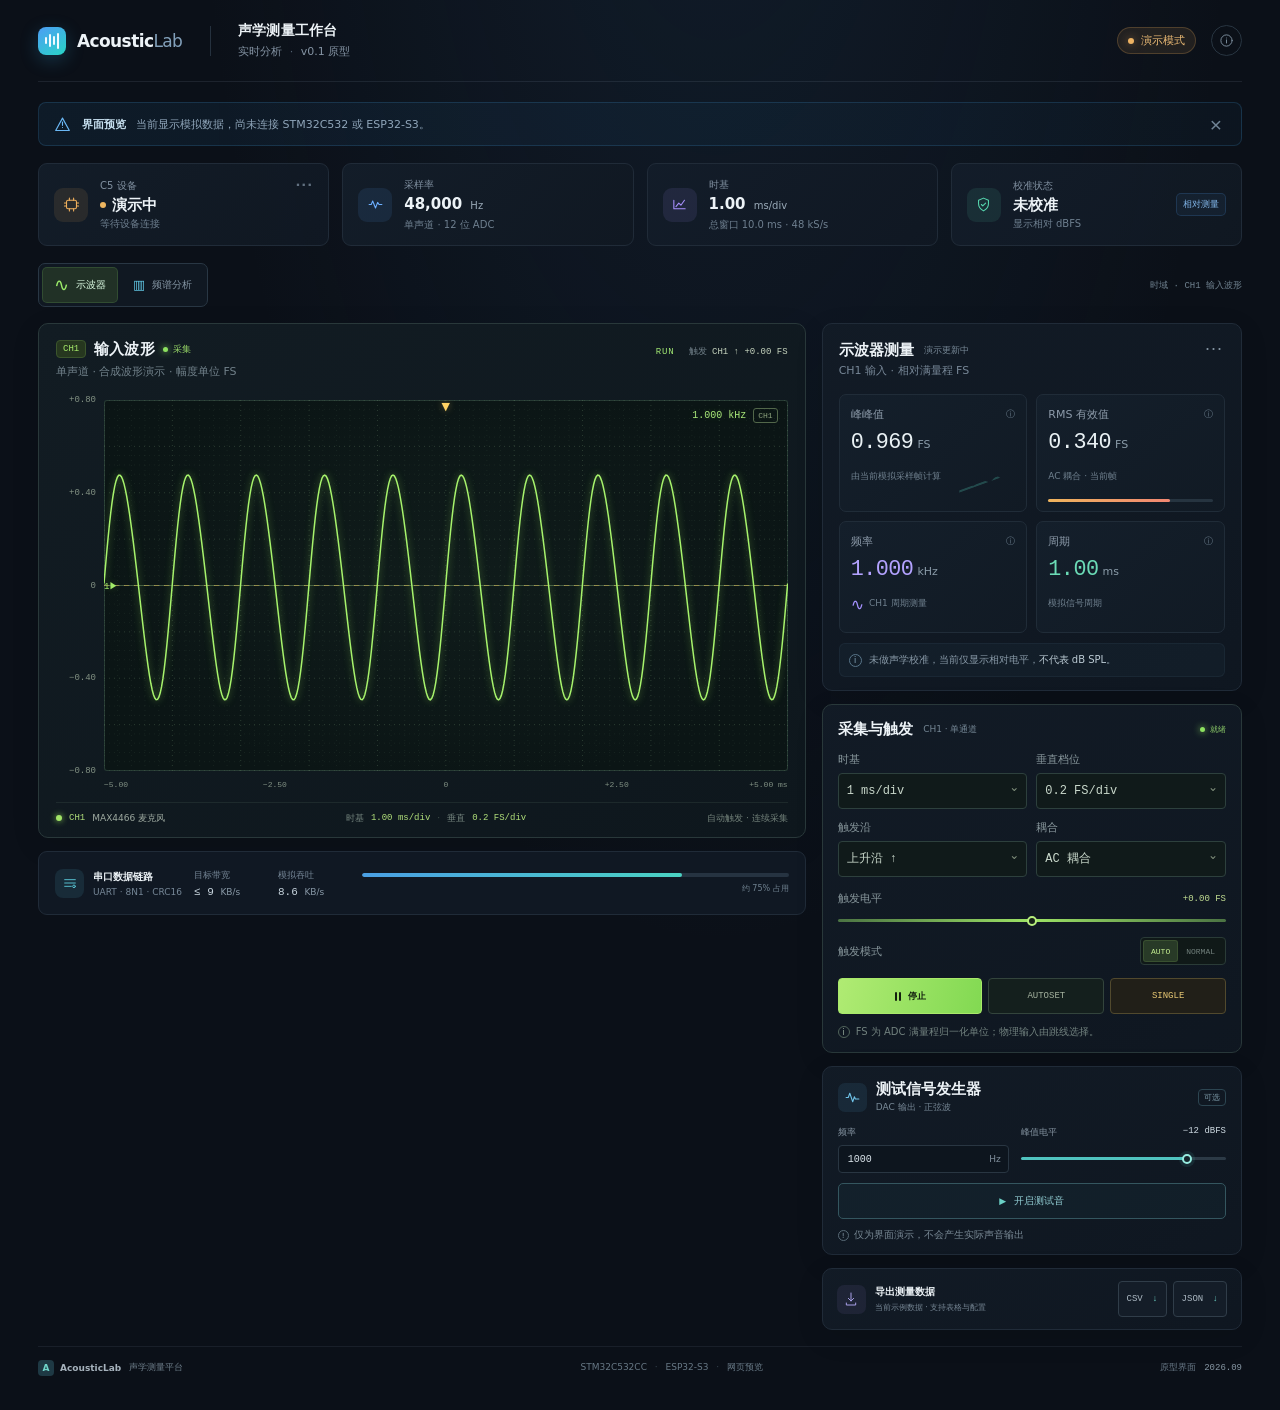
<file: acousticlab-preview/index.html>
<!doctype html>
<html lang="zh-CN">
<head>
  <meta charset="utf-8">
  <meta name="viewport" content="width=device-width, initial-scale=1">
  <meta name="theme-color" content="#0b1018">
  <title>AcousticLab · 声学测量工作台</title>
  <link rel="stylesheet" href="styles.css?v=20260927-qa1">
</head>
<body>
  <div class="app-shell">
    <header class="topbar">
      <a class="brand" href="#" aria-label="AcousticLab 首页">
        <span class="brand-mark" aria-hidden="true"><i></i><i></i><i></i><i></i></span>
        <span class="brand-name">Acoustic<span>Lab</span></span>
      </a>
      <div class="topbar-context">
        <span class="context-divider"></span>
        <div>
          <div class="page-title">声学测量工作台</div>
          <div class="page-subtitle">实时分析 <span>·</span> v0.1 原型</div>
        </div>
      </div>
      <div class="topbar-actions">
        <span class="demo-badge"><span class="badge-dot"></span>演示模式</span>
        <button class="icon-button" id="aboutButton" aria-label="关于演示模式" title="关于演示模式">
          <svg viewBox="0 0 24 24" aria-hidden="true"><circle cx="12" cy="12" r="9"></circle><path d="M12 11v5m0-8h.01"></path></svg>
        </button>
      </div>
    </header>

    <main>
      <section class="demo-note" aria-label="演示提示">
        <span class="note-icon" aria-hidden="true">
          <svg viewBox="0 0 20 20"><path d="M10 2.5 18 17H2z"></path><path d="M10 7v4m0 2.5h.01"></path></svg>
        </span>
        <p><strong>界面预览</strong><span>当前显示模拟数据，尚未连接 STM32C532 或 ESP32-S3。</span></p>
        <button class="note-close" id="dismissNote" aria-label="关闭提示">×</button>
      </section>

      <section class="status-grid" aria-label="设备状态">
        <article class="status-card device-status">
          <span class="status-icon amber-icon"><svg viewBox="0 0 24 24"><rect x="5" y="6" width="14" height="12" rx="2"></rect><path d="M9 3v3m6-3v3M9 18v3m6-3v3M2 10h3m14 0h3M2 14h3m14 0h3"></path></svg></span>
          <div class="status-copy"><span class="eyebrow">C5 设备</span><strong><span class="status-light"></span>演示中</strong><small>等待设备连接</small></div>
          <span class="status-chevron">···</span>
        </article>
        <article class="status-card">
          <span class="status-icon blue-icon"><svg viewBox="0 0 24 24"><path d="M3 12h3l2-5 4 10 3-8 2 3h4"></path></svg></span>
          <div class="status-copy"><span class="eyebrow">采样率</span><strong>48,000 <em>Hz</em></strong><small>单声道 · 12 位 ADC</small></div>
        </article>
        <article class="status-card">
          <span class="status-icon violet-icon"><svg viewBox="0 0 24 24"><path d="M4 18V6m0 12h16M7 15l4-5 3 3 5-7"></path></svg></span>
          <div class="status-copy"><span class="eyebrow" id="topScaleLabel">时基</span><strong><span id="topScaleValue">1.00</span> <em id="topScaleUnit">ms/div</em></strong><small id="topScaleHint">总窗口 10 ms · 48 kS/s</small></div>
        </article>
        <article class="status-card calibration-card">
          <span class="status-icon green-icon"><svg viewBox="0 0 24 24"><path d="M12 3 5 6v5c0 4.5 2.9 7.7 7 10 4.1-2.3 7-5.5 7-10V6z"></path><path d="M9 12l2 2 4-4"></path></svg></span>
          <div class="status-copy"><span class="eyebrow">校准状态</span><strong>未校准</strong><small>显示相对 dBFS</small></div>
          <span class="calibration-tag">相对测量</span>
        </article>
      </section>

      <div class="view-switch-row">
            <div class="view-tabs" role="tablist" aria-label="仪器视图">
              <button class="view-tab is-active" id="scopeTab" data-view="scope" role="tab" aria-selected="true"><span class="tab-wave-icon">∿</span>示波器</button>
              <button class="view-tab" id="spectrumTab" data-view="spectrum" role="tab" aria-selected="false"><span class="tab-spectrum-icon">▥</span>频谱分析</button>
            </div>
            <span class="view-hint" id="viewHint">时域 · CH1 输入波形</span>
      </div>
      <section class="workspace-grid">
        <div class="visual-column">
          <article class="panel scope-panel" id="scopePanel">
            <div class="scope-heading">
              <div><div class="scope-title-line"><span class="scope-channel-badge">CH1</span><h2>输入波形</h2><span class="scope-live"><i></i>采集</span></div><p>单声道 · 合成波形演示 · 幅度单位 FS</p></div>
              <div class="scope-top-readout"><span id="scopeAcqStatus">RUN</span><span>触发 <b id="scopeTriggerReadout">CH1 ↑ 0.00 FS</b></span></div>
            </div>
            <div class="scope-plot-layout">
              <div class="scope-y-axis" id="scopeYAxis" aria-hidden="true"></div>
              <div class="scope-screen">
                <canvas id="scopeCanvas" aria-label="示波器 CH1 模拟输入波形"></canvas>
                <div class="scope-trigger-marker" aria-hidden="true">▼</div>
                <div class="scope-channel-marker" aria-hidden="true">1▶</div>
                <div class="scope-corner-readout"><span id="scopeFreqOverlay">1.000 kHz</span><i>CH1</i></div>
              </div>
            </div>
            <div class="scope-time-axis" aria-hidden="true"><div></div><div id="scopeXAxis"></div></div>
            <div class="scope-screen-footer"><span><b class="scope-led"></b><strong>CH1</strong><i id="scopeInputText">MAX4466 麦克风</i></span><span><b>时基</b><strong id="scopeTimeReadout">1.00 ms/div</strong><em>·</em><b>垂直</b><strong id="scopeScaleReadout">0.2 FS/div</strong></span><span id="scopeAcquisitionLabel">自动触发</span></div>
          </article>

          <article class="panel spectrum-panel is-hidden" id="spectrumPanel">
            <div class="panel-heading">
              <div>
                <div class="heading-title-row"><h2 id="spectrumTitle">实时频谱</h2><span class="live-tag"><span></span><span id="spectrumModeTag">实时预览</span></span></div>
                <p class="panel-description" id="spectrumDescription">完整 FFT 分析 · 页面显示 256 点峰值包络</p>
              </div>
              <div class="chart-meta"><span class="legend-dot spectrum-dot"></span><span id="chartMetricName">幅度</span> <b id="chartUnit">dBFS</b><span class="meta-divider"></span><span id="chartRateLabel">更新</span> <b id="chartRateValue">10 Hz</b></div>
            </div>
            <div class="chart-wrap spectrum-wrap">
              <div class="y-axis-labels" id="spectrumYAxis" aria-hidden="true"></div>
              <div class="plot-frame">
                <canvas id="spectrumCanvas" aria-label="模拟实时频谱图"></canvas>
                <div class="chart-tooltip" id="spectrumTooltip"><span id="tooltipTitle">主峰</span><strong id="tooltipValue">1.00 kHz</strong><em id="tooltipLevel">−24.8 dBFS</em></div>
              </div>
            </div>
            <div class="spectrum-axis" aria-hidden="true"><div></div><div class="spectrum-x-plot" id="spectrumXAxis"></div></div>
            <div class="chart-footer"><span><span class="footer-dot"></span>输入：<b id="inputLabel">MAX4466 麦克风</b><i class="help-hint" title="这里仅记录物理跳线接法，不会自动切换输入。">i</i></span><span>窗口 <b id="windowStatus">42.67 ms</b> <span class="footer-separator">·</span> Hann 窗</span></div>
          </article>

          <article class="panel harmonics-panel is-hidden" id="harmonicsPanel" aria-labelledby="harmonicsTitle">
            <div class="panel-heading">
              <div><h2 id="harmonicsTitle">谐波分析 <span class="harmonics-demo">模拟结果</span></h2><p class="panel-description">基波及第 2～5 次谐波 · 相对基波幅度</p></div>
              <button class="export-button" id="harmonicsCsvButton" disabled>导出谐波 CSV ↓</button>
            </div>
            <div class="harmonics-summary">
              <div><span>总谐波失真 · THD</span><strong id="harmonicsThd">—</strong><small id="harmonicsThdDb">H2～H5 的幅度平方和开方 / H1</small></div>
              <div><span>基波频率</span><strong id="harmonicsFundamental">—</strong><small id="harmonicsStatus">等待稳定正弦</small></div>
            </div>
            <div class="harmonics-table-wrap">
              <table class="harmonics-table"><caption class="sr-only">H1 至 H5 的模拟谐波分析数据</caption><thead><tr><th scope="col">阶次</th><th scope="col">频率 / Hz</th><th scope="col">电平 / dBFS</th><th scope="col">相对 / dBc</th><th scope="col">幅度比</th></tr></thead><tbody id="harmonicsRows"><tr><td colspan="5">选择电气回环，查看稳定正弦的谐波示例。</td></tr></tbody></table>
            </div>
            <div class="harmonics-footer"><p id="harmonicsNote">THD 适用于稳定正弦；实时麦克风、扫频和衰减视图不输出 THD。</p><button class="button button-secondary" id="harmonicsDemoButton">查看回环示例</button></div>
          </article>

          <article class="panel waveform-panel is-hidden" id="waveformPanel">
            <div class="panel-heading compact-heading">
              <div><div class="heading-title-row"><h2 id="waveformTitle">波形包络</h2><span class="sample-tag">64 组 min / max</span></div><p class="panel-description" id="waveformDescription">最近一个采样块 · 约 10.67 ms</p></div>
              <div class="chart-meta"><span class="legend-dot waveform-dot"></span><span>归一化幅度</span></div>
            </div>
            <div class="waveform-wrap"><canvas id="waveformCanvas" aria-label="模拟波形包络图"></canvas><div class="wave-center-line"></div><span class="wave-y-label top">+1.0</span><span class="wave-y-label middle">0</span><span class="wave-y-label bottom">−1.0</span></div>
            <div class="wave-time-axis"><span>0 ms</span><span>2 ms</span><span>4 ms</span><span>6 ms</span><span>8 ms</span><span>10.67 ms</span></div>
          </article>

          <div class="stream-strip">
            <div class="stream-label"><span class="stream-icon"><svg viewBox="0 0 24 24"><path d="M4 7h16M4 12h16M4 17h10"></path><circle cx="18" cy="17" r="2"></circle></svg></span><div><strong>串口数据链路</strong><small>UART · 8N1 · CRC16</small></div></div>
            <div class="stream-stat"><small>目标带宽</small><strong>≤ 9 <em>KB/s</em></strong></div>
            <div class="stream-stat"><small>模拟吞吐</small><strong id="throughputValue">8.6 <em>KB/s</em></strong></div>
            <div class="stream-meter" aria-label="链路占用约 75%"><div><span></span></div><small>约 75% 占用</small></div>
          </div>
        </div>

        <aside class="control-column">
          <article class="panel levels-panel">
            <div class="panel-heading compact-heading">
              <div><div class="heading-title-row"><h2 id="readingsTitle">示波器读数</h2><span class="readings-time" id="readingsUpdate"><span class="measurement-pulse"></span>实时更新</span></div><p class="panel-description" id="readingsDescription">CH1 输入 · 相对满量程 FS</p></div>
              <button class="more-button" aria-label="测量读数说明" title="演示模式下为模拟测量值">···</button>
            </div>
            <div class="metrics-grid">
              <div class="metric-card metric-rms"><div class="metric-label" id="rmsLabel">RMS 电平 <span>ⓘ</span></div><div class="metric-value" id="rmsValue">−18.2<span>dBFS</span></div><div class="metric-foot" id="rmsFoot"><span class="trend-icon">↗</span>较上一窗口 <b>+0.4 dB</b></div><div class="metric-sparkline rms-spark" aria-hidden="true"></div></div>
              <div class="metric-card metric-peak"><div class="metric-label" id="peakLabel">Peak 峰值 <span>ⓘ</span></div><div class="metric-value" id="peakValue">−10.7<span>dBFS</span></div><div class="metric-foot" id="peakFoot"><span class="peak-indicator"></span>峰值保持 <b>2.4 s</b></div><div class="peak-bar"><span></span></div></div>
              <div class="metric-card metric-freq"><div class="metric-label" id="freqLabel">主频 <span>ⓘ</span></div><div class="metric-value" id="freqValue">1,002<span>Hz</span></div><div class="metric-foot" id="freqFoot"><span class="mini-wave">∿</span>完整 FFT 插值</div></div>
              <div class="metric-card metric-clip"><div class="metric-label" id="clipLabel">削顶样本 <span>ⓘ</span></div><div class="metric-value" id="clipValue">0<span>个</span></div><div class="metric-foot" id="clipFoot"><span class="ok-check">✓</span>输入范围正常</div></div>
            </div>
            <div class="measurement-caveat"><span class="caveat-icon">i</span><p>未做声学校准，当前仅显示相对电平，<b>不代表 dB SPL</b>。</p></div>
          </article>

          <article class="panel scope-controls-panel" id="scopeControlsPanel">
            <div class="panel-heading compact-heading scope-controls-heading"><div><div class="heading-title-row"><h2>采集与触发</h2><span class="control-caption">CH1 · 单通道</span></div></div><span class="scope-control-led"><i></i>就绪</span></div>
            <div class="scope-control-grid">
              <label class="scope-control-field"><span>时基 <small>TIME / DIV</small></span><span class="scope-select-wrap"><select id="timebaseSelect" aria-label="时基"> <option value="0.5">0.5 ms/div</option><option value="1" selected>1 ms/div</option><option value="2">2 ms/div</option><option value="5">5 ms/div</option><option value="10">10 ms/div</option></select><b>⌄</b></span></label>
              <label class="scope-control-field"><span>垂直档位 <small>CH1 / DIV</small></span><span class="scope-select-wrap"><select id="verticalScaleSelect" aria-label="CH1 垂直档位"><option value="0.1">0.1 FS/div</option><option value="0.2" selected>0.2 FS/div</option><option value="0.5">0.5 FS/div</option><option value="1">1.0 FS/div</option></select><b>⌄</b></span></label>
              <label class="scope-control-field"><span>触发沿 <small>EDGE</small></span><span class="scope-select-wrap"><select id="triggerSlopeSelect" aria-label="触发沿"><option value="rising">上升沿 ↑</option><option value="falling">下降沿 ↓</option></select><b>⌄</b></span></label>
              <label class="scope-control-field"><span>耦合 <small>COUPLING</small></span><span class="scope-select-wrap"><select id="couplingSelect" aria-label="输入耦合"><option value="ac" selected>AC 耦合</option><option value="dc">DC 耦合</option></select><b>⌄</b></span></label>
            </div>
            <div class="trigger-level-row"><label for="triggerLevel">触发电平 <b id="triggerLevelValue">0.00 FS</b></label><input id="triggerLevel" type="range" min="-0.6" max="0.6" step="0.01" value="0" aria-label="触发电平"></div>
            <div class="trigger-mode-row"><span>触发模式</span><div class="scope-segmented" role="group" aria-label="触发模式"><button class="is-selected" data-trigger-mode="auto">AUTO</button><button data-trigger-mode="normal">NORMAL</button></div></div>
            <div class="scope-button-row"><button class="scope-run-button" id="scopeRunButton"><span class="run-pause-icon"><i></i><i></i></span><span id="scopeRunText">停止</span></button><button class="scope-secondary-button" id="scopeAutoButton">AUTOSET</button><button class="scope-single-button" id="scopeSingleButton">SINGLE</button></div>
            <p class="scope-control-note"><span>i</span>FS 为 ADC 满量程归一化单位；物理输入由跳线选择。</p>
          </article>

          <article class="panel controls-panel is-hidden" id="spectrumControlsPanel">
            <div class="panel-heading compact-heading controls-heading"><div><div class="heading-title-row"><h2>分析控制</h2><span class="idle-pill" id="analysisState"><span></span>运行中</span></div></div><span class="control-caption">模拟交互</span></div>
            <label class="field-label" for="modeSelect">测量模式</label>
            <div class="select-wrap"><select id="modeSelect"><option value="rta">实时频谱分析</option><option value="loop">电气回环</option><option value="sweep">逐点扫频 · 预览</option><option value="decay">衰减测量 · 预览</option></select><svg viewBox="0 0 16 16"><path d="m4 6 4 4 4-4"></path></svg></div>
            <div class="control-row">
              <label class="field-label" for="fftSelect">FFT 长度</label>
              <div class="select-wrap short-select"><select id="fftSelect"><option value="2048">2,048 点</option><option value="4096">4,096 点</option></select><svg viewBox="0 0 16 16"><path d="m4 6 4 4 4-4"></path></svg></div>
            </div>
            <div class="button-row"><button class="button button-primary" id="analysisButton"><span class="button-pause" id="analysisButtonIcon"><i></i><i></i></span><span id="analysisButtonText">暂停绘图</span></button><button class="button button-secondary" id="resetButton" title="重置演示图表"><svg viewBox="0 0 20 20"><path d="M4 5v4h4M5.3 8A6 6 0 1 1 5 12"></path></svg><span>重置</span></button></div>
          </article>

          <article class="panel generator-panel">
            <div class="generator-heading"><div class="generator-icon"><svg viewBox="0 0 24 24"><path d="M3 12h3l2.2-6 4.1 12 2.4-7 1.4 3H21"></path></svg></div><div><h2>测试信号发生器</h2><p>DAC 输出 · 正弦波</p></div><span class="optional-tag">可选</span></div>
            <div class="generator-controls">
              <label class="generator-field"><span>频率</span><span class="input-with-unit"><input id="toneFrequency" type="number" min="20" max="20000" value="1000" aria-label="测试音频率"><em>Hz</em></span></label>
              <label class="generator-field"><span>峰值电平 <b id="toneLevelLabel">−12 dBFS</b></span><input id="toneLevel" class="range-input" type="range" min="-40" max="-6" value="-12" aria-label="测试音峰值电平"></label>
            </div>
            <button class="button button-outline" id="toneButton"><span class="play-icon" id="toneButtonIcon">▶</span><span id="toneButtonText">开启测试音</span></button>
            <p class="generator-note"><span>!</span>仅为界面演示，不会产生实际声音输出</p>
          </article>

          <article class="panel export-panel">
            <div class="export-copy"><span class="export-icon"><svg viewBox="0 0 24 24"><path d="M12 3v12m-4-4 4 4 4-4M5 18v3h14v-3"></path></svg></span><div><strong>导出测量数据</strong><small>当前示例数据 · 支持表格与配置</small></div></div>
            <div class="export-buttons"><button class="export-button" id="csvButton">CSV <span>↓</span></button><button class="export-button" id="jsonButton">JSON <span>↓</span></button></div>
          </article>
        </aside>
      </section>

      <footer class="page-footer"><span><span class="footer-brand-mark">A</span>AcousticLab <i>声学测量平台</i></span><span>STM32C532CC <b>·</b> ESP32-S3 <b>·</b> 网页预览</span><span class="footer-version">原型界面 <b>2026.09</b></span></footer>
    </main>
  </div>

  <div class="toast" id="toast" role="status" aria-live="polite"></div>
  <div class="modal-backdrop" id="aboutModal" hidden>
    <section class="about-modal" role="dialog" aria-modal="true" aria-labelledby="aboutTitle">
      <button class="modal-close" id="closeAbout" aria-label="关闭">×</button>
      <span class="modal-mark"><span class="brand-mark" aria-hidden="true"><i></i><i></i><i></i><i></i></span></span>
      <h2 id="aboutTitle">关于这个预览</h2>
      <p>这是根据 AcousticLab 项目计划制作的独立网页原型。示波器和频谱读数均为浏览器生成的模拟数据，硬件控制与实时测量尚未接入。</p>
      <div class="about-list"><span>示波器 <b>CH1 · 时基 / 触发</b></span><span>频谱视图 <b>256 点预览</b></span><span>垂直单位 <b>相对满量程 FS</b></span></div>
      <button class="button button-primary modal-ok" id="closeAboutAction">明白了</button>
    </section>
  </div>
  <script src="app.js?v=20260927-qa1"></script>
</body>
</html>
</file>
<file: acousticlab-preview/styles.css>
:root{color-scheme:dark;--bg:#0b1018;--panel:#111924;--panel-2:#131d29;--line:#202b38;--line-soft:#1a2531;--text:#edf3f7;--muted:#8493a3;--faint:#607080;--blue:#57a6ff;--cyan:#4de0ce;--green:#56d6ae;--amber:#f2b15d;--purple:#a990ff;--font:Inter,'Segoe UI','Microsoft YaHei',system-ui,sans-serif;--mono:'Cascadia Code',Consolas,monospace}
*{box-sizing:border-box}html{min-width:360px;background:var(--bg)}body{margin:0;background:radial-gradient(ellipse at 56% -24%,rgba(39,75,111,.22),transparent 52%),var(--bg);color:var(--text);font-family:var(--font);font-size:13px;-webkit-font-smoothing:antialiased}.app-shell{max-width:1600px;margin:0 auto;padding:0 38px}.topbar{height:82px;border-bottom:1px solid rgba(145,163,182,.13);display:flex;align-items:center;gap:28px}.brand{display:flex;align-items:center;gap:11px;color:inherit;text-decoration:none}.brand-mark{height:28px;width:28px;border-radius:8px;background:linear-gradient(145deg,#4d9df5,#28d5c6);display:flex;align-items:center;justify-content:center;gap:2px;box-shadow:0 5px 18px rgba(51,164,220,.25)}.brand-mark i{width:2px;border-radius:4px;background:#effaff;display:block}.brand-mark i:nth-child(1){height:7px}.brand-mark i:nth-child(2){height:13px}.brand-mark i:nth-child(3){height:9px}.brand-mark i:nth-child(4){height:16px}.brand-name{font-family:Manrope,var(--font);font-size:17px;font-weight:800;letter-spacing:-.6px}.brand-name span{font-weight:500;color:#82a0ba}.topbar-context{display:flex;align-items:center;gap:27px;height:100%}.context-divider{height:30px;width:1px;background:#25313e}.page-title{font-size:14px;font-weight:600;letter-spacing:.1px}.page-subtitle{font-size:11px;color:var(--muted);margin-top:4px}.page-subtitle span{padding:0 4px;color:#516170}.topbar-actions{margin-left:auto;display:flex;align-items:center;gap:15px}.demo-badge{height:27px;border-radius:15px;padding:0 10px;background:rgba(229,169,86,.1);border:1px solid rgba(229,169,86,.23);display:flex;align-items:center;gap:7px;font-size:11px;color:#efbd76}.badge-dot{width:6px;height:6px;background:#eeb363;border-radius:50%;box-shadow:0 0 8px rgba(238,179,99,.5)}.icon-button{display:grid;place-items:center;padding:0;width:31px;height:31px;border:1px solid #283541;border-radius:50%;background:transparent;color:#7e91a1;cursor:pointer}.icon-button:hover{color:#dce7ef;border-color:#4b6175}.icon-button svg{width:15px;height:15px;fill:none;stroke:currentColor;stroke-width:1.5;stroke-linecap:round}
main{padding:20px 0 22px}.demo-note{min-height:44px;border:1px solid rgba(71,157,222,.19);border-radius:8px;background:linear-gradient(90deg,rgba(40,106,157,.12),rgba(20,50,73,.16));display:flex;align-items:center;padding:0 14px;gap:10px;margin-bottom:17px}.note-icon{width:19px;height:19px;display:grid;place-items:center;color:#6bb8f5}.note-icon svg{width:17px;height:17px;fill:none;stroke:currentColor;stroke-width:1.35;stroke-linejoin:round;stroke-linecap:round}.demo-note p{margin:0;font-size:11px;color:#8fa5b9}.demo-note strong{font-size:11px;color:#c6dfef;font-weight:600;margin-right:10px}.note-close{margin-left:auto;background:none;border:0;color:#708496;font-size:21px;line-height:1;cursor:pointer;padding:5px}.status-grid{display:grid;grid-template-columns:repeat(4,minmax(0,1fr));gap:13px;margin-bottom:17px}.status-card{height:83px;background:linear-gradient(135deg,rgba(19,29,41,.98),rgba(16,24,34,.98));border:1px solid var(--line);border-radius:9px;display:flex;align-items:center;padding:0 15px;gap:12px;position:relative;min-width:0}.status-icon{flex:0 0 auto;height:34px;width:34px;border-radius:9px;display:grid;place-items:center}.status-icon svg{width:17px;height:17px;fill:none;stroke:currentColor;stroke-width:1.5;stroke-linecap:round;stroke-linejoin:round}.amber-icon{color:var(--amber);background:rgba(242,177,93,.1)}.blue-icon{color:#6dafff;background:rgba(87,166,255,.1)}.violet-icon{color:var(--purple);background:rgba(169,144,255,.1)}.green-icon{color:var(--green);background:rgba(86,214,174,.1)}.status-copy{display:flex;flex-direction:column;min-width:0;gap:3px}.eyebrow{font-size:10px;color:#8090a0}.status-copy strong{font-size:15px;line-height:18px;font-weight:600;white-space:nowrap;font-variant-numeric:tabular-nums}.status-copy strong em{font-size:10px;color:#9aaab8;font-style:normal;font-weight:500;margin-left:3px}.status-copy small{font-size:10px;color:#6e7f8f;white-space:nowrap}.status-light{width:6px;height:6px;display:inline-block;border-radius:50%;background:#edb55f;margin:0 6px 2px 0}.status-chevron{color:#627181;font-weight:700;letter-spacing:1px;margin-left:auto;align-self:flex-start;margin-top:13px}.calibration-tag{margin-left:auto;border:1px solid rgba(87,166,255,.17);border-radius:5px;padding:4px 6px;color:#83b8ec;background:rgba(87,166,255,.06);font-size:9px;white-space:nowrap}
.workspace-grid{display:grid;grid-template-columns:minmax(0,1.68fr) minmax(365px,.92fr);gap:16px;align-items:start}.visual-column,.control-column{display:flex;flex-direction:column;gap:13px}.panel{background:linear-gradient(150deg,rgba(18,27,38,.99),rgba(15,23,33,.99));border:1px solid var(--line);border-radius:10px;box-shadow:0 8px 30px rgba(0,0,0,.09)}.spectrum-panel{padding:18px 20px 12px}.panel-heading{display:flex;justify-content:space-between;align-items:flex-start;gap:15px}.heading-title-row{display:flex;align-items:center;gap:10px}.panel h2{font-size:13px;line-height:18px;margin:0;font-weight:600;letter-spacing:.1px}.panel-description{font-size:10px;color:#778797;margin:5px 0 0}.live-tag{display:flex;align-items:center;gap:6px;border-radius:10px;background:rgba(77,224,206,.08);padding:3px 7px;font-size:9px;color:#5edacb}.live-tag span{height:5px;width:5px;border-radius:50%;background:#4bdac8;box-shadow:0 0 7px rgba(77,224,206,.6);animation:blink 1.8s infinite}.chart-meta{display:flex;align-items:center;gap:7px;color:#8493a3;font-size:10px;margin-top:3px;white-space:nowrap}.chart-meta b{color:#c2cdd6;font-family:var(--mono);font-size:10px;font-weight:400}.legend-dot{width:6px;height:6px;border-radius:50%}.spectrum-dot{background:#51bdec;box-shadow:0 0 8px #42b1e8}.waveform-dot{background:#58d7bd}.meta-divider{height:11px;width:1px;background:#33404e;margin:0 3px}.chart-wrap{height:260px;position:relative;margin-top:17px;padding-left:38px}.chart-wrap:before{content:"";position:absolute;left:39px;right:0;top:0;bottom:0;background:linear-gradient(180deg,rgba(37,93,119,.10),rgba(25,75,92,.025) 42%,transparent 100%);pointer-events:none}.chart-wrap canvas{position:relative;display:block;width:100%;height:100%;z-index:1}.y-axis-labels{position:absolute;left:0;top:-5px;bottom:-5px;display:flex;flex-direction:column;justify-content:space-between;color:#657584;font-size:9px;font-family:var(--mono);width:29px;text-align:right}.spectrum-axis{display:flex;justify-content:space-between;padding-left:39px;padding-right:0;margin-top:7px;color:#758594;font-family:var(--mono);font-size:9px}.chart-tooltip{position:absolute;z-index:2;left:53%;top:33%;padding:7px 9px;border:1px solid rgba(94,166,207,.24);border-radius:6px;background:rgba(10,18,27,.9);box-shadow:0 6px 20px rgba(0,0,0,.18);display:flex;flex-direction:column;gap:2px;pointer-events:none}.chart-tooltip span{font-size:9px;color:#8498a8}.chart-tooltip strong{font:500 10px var(--mono);color:#c4f0eb}.chart-tooltip em{font:400 9px var(--mono);font-style:normal;color:#7fabb8}.chart-footer{border-top:1px solid rgba(118,141,162,.11);margin-top:12px;padding-top:10px;display:flex;justify-content:space-between;color:#7b8b9a;font-size:9px}.chart-footer b{font-weight:500;color:#bac7d2}.footer-dot{height:5px;width:5px;display:inline-block;border-radius:50%;background:#68d5bb;margin-right:6px}.help-hint{display:inline-grid;place-items:center;width:12px;height:12px;border:1px solid #485968;border-radius:50%;font-style:normal;font-size:8px;margin-left:4px;color:#8ba0b1}.footer-separator{color:#4d5a67;margin:0 6px}.waveform-panel{padding:15px 20px 11px}.compact-heading .panel-description{margin-top:3px}.sample-tag{border:1px solid #263e49;background:rgba(66,202,180,.045);border-radius:4px;padding:2px 6px;font:9px var(--mono);color:#76cbbd}.waveform-wrap{height:91px;position:relative;margin-top:13px;padding-left:38px;background:repeating-linear-gradient(to bottom,transparent 0,transparent 22px,rgba(133,157,178,.09) 23px,transparent 24px)}.waveform-wrap:before{position:absolute;content:"";inset:0 0 0 38px;background:repeating-linear-gradient(to right,transparent 0,transparent calc(10% - 1px),rgba(133,157,178,.07) calc(10% - 1px),rgba(133,157,178,.07) 10%)}.waveform-wrap canvas{position:relative;width:100%;height:100%;display:block;z-index:2}.wave-center-line{position:absolute;left:38px;right:0;top:50%;border-top:1px dashed rgba(119,151,164,.3)}.wave-y-label{position:absolute;left:0;font:8px var(--mono);color:#637381}.wave-y-label.top{top:0}.wave-y-label.middle{top:46%}.wave-y-label.bottom{bottom:0}.wave-time-axis{display:flex;justify-content:space-between;margin:6px 0 0 38px;color:#667684;font:8px var(--mono)}.stream-strip{height:60px;border:1px solid var(--line);border-radius:9px;background:#101823;display:flex;align-items:center;padding:0 16px;gap:22px}.stream-label{display:flex;align-items:center;gap:9px;margin-right:auto;min-width:155px}.stream-icon{display:grid;place-items:center;width:29px;height:29px;border-radius:8px;background:#182b38;color:#54bbcb}.stream-icon svg{width:16px;height:16px;fill:none;stroke:currentColor;stroke-width:1.5;stroke-linecap:round}.stream-label div,.export-copy div{display:flex;flex-direction:column;gap:3px}.stream-label strong{font-size:10px;font-weight:600}.stream-label small{font-size:9px;color:#768797}.stream-stat{min-width:72px;display:flex;flex-direction:column;gap:4px}.stream-stat small{font-size:9px;color:#768797}.stream-stat strong{font:500 11px var(--mono);color:#c8d5de}.stream-stat em{font:400 9px var(--font);color:#8999a7;font-style:normal}.stream-meter{width:112px}.stream-meter>div{height:4px;border-radius:4px;background:#263341;overflow:hidden}.stream-meter>div span{display:block;width:75%;height:100%;border-radius:4px;background:linear-gradient(90deg,#4a9fe4,#4ad2c2)}.stream-meter small{display:block;margin-top:6px;text-align:right;font-size:8px;color:#718391}
.control-column{gap:13px}.levels-panel{padding:17px 16px 13px}.readings-time{font-size:9px;color:#778896;font-weight:400}.more-button{background:transparent;border:0;color:#81909d;font-size:18px;letter-spacing:1px;padding:0 2px;line-height:15px;cursor:pointer}.metrics-grid{display:grid;grid-template-columns:1fr 1fr;gap:9px;margin-top:15px}.metric-card{min-height:112px;padding:11px 11px 9px;background:linear-gradient(140deg,#141f2b,#111a24);border:1px solid #202c38;border-radius:7px;position:relative;overflow:hidden}.metric-label{font-size:9px;color:#8d9baa;display:flex;align-items:center;justify-content:space-between}.metric-label span{color:#657786;font-size:9px}.metric-value{margin-top:8px;color:#e9f1f4;font:500 22px/24px var(--mono);letter-spacing:-1px;font-variant-numeric:tabular-nums;white-space:nowrap}.metric-value>span{font:400 9px var(--font);letter-spacing:0;color:#8a9ba8;margin-left:5px}.metric-foot{display:flex;align-items:center;gap:5px;margin-top:9px;color:#70818f;font-size:9px;white-space:nowrap}.metric-foot b{font:400 9px var(--mono);color:#9bb9bd}.trend-icon{color:#65d2b0;font-size:12px}.metric-sparkline{position:absolute;height:22px;bottom:17px;right:9px;width:58px;opacity:.25;background:linear-gradient(160deg,transparent 42%,#55d5be 44%,#55d5be 47%,transparent 49%);clip-path:polygon(0 74%,15% 57%,25% 62%,38% 35%,53% 47%,64% 15%,75% 34%,89% 12%,100% 22%,100% 100%,0 100%)}.peak-indicator{height:5px;width:5px;border-radius:50%;background:#ffad66;box-shadow:0 0 6px #c57947}.peak-bar{height:3px;background:#263440;border-radius:3px;margin-top:9px}.peak-bar span{display:block;height:3px;width:74%;border-radius:3px;background:linear-gradient(90deg,#efb45d,#f18772)}.metric-freq .metric-value{color:#b3a2ff}.metric-freq .mini-wave{font-size:16px;color:#a591ff;line-height:9px}.metric-clip .metric-value{color:#6bdbb6}.ok-check{font-size:10px;color:#61d5ae}.measurement-caveat{display:flex;gap:7px;align-items:center;margin-top:10px;padding:8px 9px;border-radius:6px;background:rgba(69,111,134,.075);border:1px solid rgba(90,130,150,.1)}.caveat-icon{flex:0 0 auto;height:13px;width:13px;border-radius:50%;border:1px solid #587589;display:grid;place-items:center;color:#8daec1;font-size:8px}.measurement-caveat p{margin:0;font-size:9px;color:#899aa8}.measurement-caveat b{color:#bccbd4;font-weight:500}.controls-panel{padding:14px 16px 15px}.controls-heading{align-items:center;margin-bottom:11px}.idle-pill{font:9px var(--font);color:#74d3b7;background:rgba(83,201,163,.09);padding:3px 7px;border-radius:10px;display:flex;align-items:center;gap:5px}.idle-pill span{width:5px;height:5px;border-radius:50%;background:#58d2ae}.idle-pill.paused{color:#e2b16a;background:rgba(226,177,106,.1)}.idle-pill.paused span{background:#e2b16a}.control-caption{font-size:9px;color:#758795}.field-label{font-size:9px;color:#8493a0}.select-wrap{position:relative;margin-top:6px}.select-wrap select{appearance:none;width:100%;height:33px;padding:0 32px 0 10px;background:#0d151e;border:1px solid #293642;border-radius:5px;color:#d7e0e7;font:10px var(--font);outline:none;cursor:pointer}.select-wrap select:focus{border-color:#408eb3;box-shadow:0 0 0 2px rgba(65,158,198,.12)}.select-wrap option{background:#111a24;color:#d7e0e7}.select-wrap>svg{position:absolute;right:10px;top:9px;width:14px;height:14px;fill:none;stroke:#81919e;stroke-width:1.4;pointer-events:none}.control-row{display:flex;align-items:center;justify-content:space-between;margin-top:10px}.short-select{margin:0;width:137px}.short-select select{height:30px}.short-select>svg{top:8px}.button-row{display:flex;gap:8px;margin-top:12px}.button{border-radius:5px;height:33px;padding:0 12px;font:500 10px var(--font);display:flex;align-items:center;justify-content:center;gap:8px;cursor:pointer;transition:background .16s,border-color .16s,transform .1s}.button:active,.export-button:active{transform:translateY(1px)}.button-primary{flex:1;color:#08151d;border:1px solid #5dcfc7;background:linear-gradient(105deg,#63d9c5,#56bcda);box-shadow:0 3px 13px rgba(57,189,186,.1)}.button-primary:hover{background:linear-gradient(105deg,#78e8d2,#6accdf)}.button-secondary{min-width:83px;color:#a6b4bf;border:1px solid #303d49;background:#141e29}.button-secondary:hover,.button-outline:hover{border-color:#486170;background:#17232e}.button-secondary svg{width:14px;height:14px;fill:none;stroke:currentColor;stroke-width:1.5;stroke-linecap:round;stroke-linejoin:round}.button-pause{height:11px;display:flex;gap:3px;align-items:center}.button-pause i{height:10px;width:2px;border-radius:1px;background:#16363c}.controls-panel .button-primary.is-start .button-pause{height:0;width:0;border-top:5px solid transparent;border-bottom:5px solid transparent;border-left:7px solid #17373e}.controls-panel .button-primary.is-start .button-pause i{display:none}
.generator-panel{padding:13px 15px 11px}.generator-heading{display:flex;align-items:center;gap:9px}.generator-icon{width:29px;height:29px;border-radius:7px;background:rgba(91,175,226,.1);color:#70c4e9;display:grid;place-items:center}.generator-icon svg{width:17px;height:17px;fill:none;stroke:currentColor;stroke-width:1.5;stroke-linecap:round;stroke-linejoin:round}.generator-heading h2{font-size:11px}.generator-heading p{font-size:9px;color:#798a98;margin:3px 0 0}.optional-tag{margin-left:auto;color:#7e9caa;border:1px solid #2c4551;border-radius:4px;padding:2px 5px;font-size:8px}.generator-controls{display:grid;grid-template-columns:1fr 1.2fr;gap:12px;margin:12px 0 10px}.generator-field{display:flex;flex-direction:column;gap:6px;color:#8493a0;font-size:9px}.input-with-unit{height:28px;border-radius:4px;border:1px solid #293642;background:#0d151e;display:flex;align-items:center;padding:0 7px}.input-with-unit input{width:100%;background:transparent;border:0;color:#dbe5eb;font:10px var(--mono);outline:0}.input-with-unit em{font-style:normal;font-size:9px;color:#81909d}.generator-field>span:first-child{display:flex;justify-content:space-between}.generator-field>span b{font:400 9px var(--mono);color:#d0dce4}.range-input{appearance:none;width:100%;height:3px;margin:12px 0 10px;background:linear-gradient(90deg,#50c3bf 0%,#50c3bf 82%,#2c3a46 82%);border-radius:3px;outline:0}.range-input::-webkit-slider-thumb{appearance:none;width:10px;height:10px;border-radius:50%;border:2px solid #97ece0;background:#15252c;box-shadow:0 0 0 3px rgba(80,195,191,.11);cursor:pointer}.range-input::-moz-range-thumb{width:8px;height:8px;border-radius:50%;border:2px solid #97ece0;background:#15252c;cursor:pointer}.button-outline{width:100%;height:31px;color:#92cdd3;border:1px solid #34565f;background:rgba(48,117,125,.08)}.button-outline.is-on{color:#f2c57f;border-color:#725b38;background:rgba(164,111,44,.1)}.play-icon{font-size:9px;color:#6bd1c6}.button-outline.is-on .play-icon{color:#edb764}.generator-note{display:flex;align-items:center;gap:5px;font-size:8px;color:#788894;margin:8px 0 0}.generator-note span{height:11px;width:11px;border:1px solid #596b77;color:#92a6b2;display:grid;place-items:center;border-radius:50%;font-size:7px}.export-panel{padding:12px 14px;display:flex;align-items:center;justify-content:space-between;gap:10px}.export-copy{display:flex;align-items:center;gap:9px;min-width:0}.export-icon{height:29px;width:29px;border-radius:7px;display:grid;place-items:center;color:#a9a0e9;background:rgba(146,132,210,.1);flex:0 0 auto}.export-icon svg{width:16px;height:16px;fill:none;stroke:currentColor;stroke-width:1.5;stroke-linecap:round;stroke-linejoin:round}.export-copy strong{font-size:10px;font-weight:600}.export-copy small{font-size:8px;color:#768694;white-space:nowrap}.export-buttons{display:flex;gap:6px}.export-button{height:27px;padding:0 8px;border-radius:4px;border:1px solid #303d49;background:#141d28;color:#aebbc5;font:9px var(--mono);cursor:pointer}.export-button:hover{border-color:#527186;color:#deebf0}.export-button span{color:#69cabf;margin-left:4px}
.page-footer{height:42px;display:flex;align-items:center;border-top:1px solid rgba(145,163,182,.1);margin-top:16px;color:#71818e;font-size:9px}.page-footer>span:first-child{display:flex;align-items:center;gap:6px;color:#a6b2bc;font:600 9px Manrope,var(--font)}.footer-brand-mark{height:16px;width:16px;display:grid;place-items:center;border-radius:4px;background:#1e3944;color:#6fd4c9;font-size:9px}.page-footer i{font:400 9px var(--font);color:#6d7d89;margin-left:2px}.page-footer>span:nth-child(2){margin:0 auto;color:#687986}.page-footer>span:nth-child(2) b{font-weight:400;color:#384651;margin:0 5px}.footer-version{color:#667684}.footer-version b{font:400 9px var(--mono);margin-left:5px;color:#8797a4}.toast{position:fixed;z-index:20;left:50%;bottom:26px;transform:translate(-50%,12px);padding:9px 14px;border:1px solid #354b58;border-radius:7px;background:#17232d;color:#d5e2e9;font-size:11px;box-shadow:0 10px 28px #0007;opacity:0;pointer-events:none;transition:.2s}.toast.show{opacity:1;transform:translate(-50%,0)}.modal-backdrop{position:fixed;z-index:30;inset:0;background:rgba(2,7,12,.72);display:grid;place-items:center;padding:20px;backdrop-filter:blur(5px)}.modal-backdrop[hidden]{display:none}.about-modal{position:relative;width:min(390px,100%);border:1px solid #2d3d4d;border-radius:12px;background:linear-gradient(145deg,#182331,#111a24);padding:25px;box-shadow:0 22px 80px #0009}.modal-close{position:absolute;right:13px;top:11px;color:#8a9ba9;border:0;background:none;font-size:22px;cursor:pointer}.modal-mark{display:block;margin-bottom:17px}.about-modal h2{font-size:16px;margin:0 0 8px}.about-modal>p{font-size:11px;color:#9baab6;line-height:1.8;margin:0}.about-list{border:1px solid #2a3946;border-radius:7px;margin:17px 0 14px}.about-list span{display:flex;justify-content:space-between;padding:9px 10px;color:#8999a7;font-size:10px}.about-list span+span{border-top:1px solid #26333f}.about-list b{color:#d0dbe2;font-weight:500}.modal-ok{width:100%;height:35px}
@keyframes blink{50%{opacity:.42}}
@media(min-width:1450px){.app-shell{padding:0 48px}.chart-wrap{height:292px}.waveform-wrap{height:104px}.metric-card{min-height:119px}.spectrum-panel{padding-left:23px;padding-right:23px}}
@media(max-width:1120px){.app-shell{padding:0 24px}.workspace-grid{grid-template-columns:minmax(0,1.35fr) minmax(340px,.9fr);gap:12px}.status-card{padding:0 11px;gap:9px}.calibration-tag{display:none}.stream-strip{gap:13px;padding:0 12px}.stream-label{min-width:140px}.chart-wrap{height:225px}}
@media(max-width:900px){.workspace-grid{grid-template-columns:1fr}.control-column{display:grid;grid-template-columns:1fr 1fr;align-items:start}.levels-panel{grid-row:span 2}.export-panel{align-self:end}.status-grid{grid-template-columns:repeat(2,minmax(0,1fr))}.chart-wrap{height:280px}.stream-strip{gap:18px}}
@media(max-width:600px){html{min-width:360px}.app-shell{padding:0 13px}.topbar{height:66px;gap:13px}.brand{gap:8px}.brand-mark{width:25px;height:25px}.brand-name{font-size:15px}.topbar-context{gap:12px}.context-divider{height:25px}.page-title{font-size:11px}.page-subtitle{font-size:9px}.demo-badge{font-size:0;width:26px;height:26px;padding:0;justify-content:center}.demo-badge .badge-dot{height:7px;width:7px}.topbar-actions{gap:8px}.demo-note{padding:7px 10px;align-items:flex-start}.demo-note p{font-size:10px;line-height:1.6;padding-right:8px}.demo-note strong{display:block;margin:0}.status-grid{gap:8px}.status-card{height:75px;padding:0 9px;gap:8px}.status-icon{height:29px;width:29px}.status-copy strong{font-size:13px}.status-copy small{font-size:9px}.workspace-grid{gap:10px}.visual-column,.control-column{gap:10px}.spectrum-panel{padding:14px 11px 11px}.panel-heading{gap:7px}.panel h2{font-size:12px}.panel-description{font-size:9px}.chart-meta{font-size:8px;gap:5px}.chart-meta b{font-size:8px}.chart-wrap{height:216px;padding-left:30px;margin-top:14px}.chart-wrap:before{left:31px}.y-axis-labels{font-size:8px;width:24px}.spectrum-axis{padding-left:31px;font-size:7px}.chart-tooltip{left:50%;top:29%;padding:6px 7px}.chart-footer{font-size:8px}.waveform-panel{padding:13px 11px 10px}.waveform-wrap{padding-left:30px}.waveform-wrap:before{left:30px}.wave-center-line{left:30px}.wave-time-axis{margin-left:30px;font-size:7px}.sample-tag{font-size:8px}.stream-strip{height:auto;min-height:58px;flex-wrap:wrap;padding:10px;gap:10px}.stream-label{width:100%;margin:0}.stream-stat{min-width:calc(35% - 8px);flex:1}.stream-meter{flex:1;width:auto}.control-column{grid-template-columns:1fr}.levels-panel{grid-row:auto}.controls-panel{order:2}.generator-panel{order:3}.export-panel{order:4}.metric-card{min-height:109px}.page-footer{margin-top:12px;flex-wrap:wrap;height:auto;gap:6px;padding:11px 0}.page-footer>span:nth-child(2){order:3;width:100%;margin:0}.footer-version{margin-left:auto}}

/* Keep both axes attached to the exact same plot rectangle. */
:root{--axis-gutter:38px}
.chart-wrap.spectrum-wrap{display:grid;grid-template-columns:var(--axis-gutter) minmax(0,1fr);gap:0;padding:0;margin-top:17px}
.chart-wrap.spectrum-wrap:before{display:none}
.y-axis-labels{position:relative;inset:auto;display:block;width:auto;height:100%;overflow:visible;text-align:right}
.y-axis-labels span{position:absolute;right:7px;top:0;transform:translateY(-50%);white-space:nowrap;line-height:11px;font-size:9px}
.plot-frame{height:100%;min-width:0;position:relative;overflow:visible;background:linear-gradient(180deg,rgba(37,93,119,.10),rgba(25,75,92,.025) 42%,transparent 100%)}
.plot-frame canvas{position:relative;z-index:1;display:block;width:100%;height:100%}
.spectrum-axis{display:grid;grid-template-columns:var(--axis-gutter) minmax(0,1fr);gap:0;padding:0;margin-top:7px;height:14px}
.spectrum-x-plot{position:relative;height:100%;min-width:0}
.spectrum-x-plot span{position:absolute;top:0;transform:translateX(-50%);white-space:nowrap;font-size:9px;line-height:12px}
.spectrum-x-plot span:first-child{transform:none}
.spectrum-x-plot span:last-child{transform:translateX(-100%)}
.chart-tooltip{transform:translate(-50%,-100%);white-space:nowrap}
@media(max-width:600px){:root{--axis-gutter:30px}.chart-wrap.spectrum-wrap{padding:0;margin-top:14px}.chart-wrap:before{display:none}.y-axis-labels span{right:5px;font-size:8px}.spectrum-axis{padding:0;font-size:7px}.spectrum-x-plot span{font-size:7px}.chart-tooltip{padding:6px 7px}}

/* Oscilloscope layout */
.is-hidden{display:none!important}
.view-switch-row{display:flex;align-items:center;justify-content:space-between;margin:-2px 0 1px}
.view-tabs{display:inline-flex;align-items:center;padding:3px;border:1px solid #293744;border-radius:7px;background:#101822;gap:3px}
.view-tab{height:29px;padding:0 12px;display:flex;align-items:center;gap:7px;border:0;border-radius:5px;background:transparent;color:#8293a1;font:500 10px var(--font);cursor:pointer}
.view-tab:hover{color:#c4d3dc}
.view-tab.is-active{color:#dfffe6;background:#213126;box-shadow:inset 0 0 0 1px rgba(144,226,115,.15)}
.tab-wave-icon{font-size:18px;line-height:12px;color:#9beb69}.tab-spectrum-icon{font-size:13px;line-height:12px;color:#62c8e6}
.view-hint{font:9px var(--mono);color:#718391}
.scope-panel{padding:16px 17px 12px;border-color:#29383a;background:linear-gradient(150deg,#121c23,#0e171d)}
.scope-heading{display:flex;align-items:flex-start;justify-content:space-between;margin-bottom:12px;gap:12px}
.scope-title-line{display:flex;align-items:center;gap:8px}.scope-title-line h2{font-size:13px;margin:0;font-weight:600}
.scope-channel-badge{border-radius:4px;padding:3px 6px;background:#26371f;color:#a7ed6b;font:500 9px var(--mono);border:1px solid #3b552c}
.scope-live{display:flex;align-items:center;gap:5px;color:#9adb68;font:9px var(--mono)}.scope-live i,.scope-control-led i{width:5px;height:5px;border-radius:50%;background:#8de260;box-shadow:0 0 7px #8de260}
.scope-heading p{margin:5px 0 0;color:#71818a;font-size:9px}
.scope-top-readout{display:flex;align-items:center;gap:14px;color:#72818a;font:9px var(--mono);padding-top:5px}
.scope-top-readout>span:first-child{color:#a1e873;letter-spacing:.1em}.scope-top-readout b{font-weight:400;color:#c6d4be}
.scope-plot-layout{height:312px;display:grid;grid-template-columns:48px minmax(0,1fr);gap:0}
.scope-y-axis{position:relative;height:100%;font:9px var(--mono);color:#829183;text-align:right}
.scope-y-axis span{position:absolute;right:8px;transform:translateY(-50%);white-space:nowrap}
.scope-screen{position:relative;min-width:0;height:100%;overflow:hidden;border:1px solid #273b34;border-radius:3px;background:radial-gradient(ellipse at 50% 48%,#101c1b,#0b1515 76%)}
.scope-screen canvas{display:block;width:100%;height:100%;position:absolute;inset:0}
.scope-trigger-marker{position:absolute;z-index:2;left:50%;top:2px;transform:translateX(-50%);font-size:11px;line-height:10px;color:#ffd264;text-shadow:0 0 7px rgba(255,210,100,.35);pointer-events:none}
.scope-channel-marker{position:absolute;z-index:2;left:0;top:50%;transform:translateY(-50%);font:9px var(--mono);color:#a2eb69;text-shadow:0 0 7px rgba(158,226,95,.28);pointer-events:none}
.scope-corner-readout{position:absolute;z-index:2;right:10px;top:8px;display:flex;align-items:center;gap:7px;color:#a9e879;font:10px var(--mono);text-shadow:0 0 7px rgba(157,223,105,.2)}
.scope-corner-readout i{border:1px solid #52674a;border-radius:3px;padding:2px 4px;color:#8ca17d;font-style:normal;font-size:8px}
.scope-time-axis{display:grid;grid-template-columns:48px minmax(0,1fr);gap:0;margin-top:5px;color:#809083;font:8px var(--mono)}
.scope-time-axis>div:last-child{height:14px;position:relative}
.scope-time-axis span{position:absolute;top:0;transform:translateX(-50%);white-space:nowrap}.scope-time-axis span:first-child{transform:none}.scope-time-axis span:last-child{transform:translateX(-100%)}
.scope-screen-footer{display:flex;align-items:center;justify-content:space-between;margin-top:8px;padding-top:8px;border-top:1px solid rgba(134,164,136,.12);font-size:9px;color:#74837b}
.scope-screen-footer>span{display:flex;align-items:center;gap:7px}.scope-screen-footer strong{font:500 9px var(--mono);color:#b2e17b}.scope-screen-footer i{font-style:normal;color:#9eaaa0}.scope-screen-footer b:not(.scope-led){font-weight:400;color:#778780}.scope-screen-footer em{font-style:normal;color:#44554d}
.scope-led{height:6px;width:6px;border-radius:50%;background:#a2e467;box-shadow:0 0 6px #90d65a}
.scope-controls-panel{padding:15px 15px 12px;border-color:#29383a}
.scope-controls-heading{align-items:center;margin-bottom:13px}.scope-control-led{display:flex;align-items:center;gap:5px;color:#8dcd69;font:8px var(--mono)}
.scope-control-grid{display:grid;grid-template-columns:1fr 1fr;gap:10px 9px}
.scope-control-field{display:flex;flex-direction:column;gap:5px;min-width:0}.scope-control-field>span:first-child{display:flex;justify-content:space-between;align-items:center;color:#88979c;font-size:9px}.scope-control-field small{font:8px var(--mono);color:#596b6d}
.scope-select-wrap{position:relative;display:flex;align-items:center}.scope-select-wrap select{appearance:none;width:100%;height:31px;padding:0 26px 0 8px;border-radius:4px;border:1px solid #2d403d;background:#101a1a;color:#c9d8cb;font:9px var(--mono);outline:none;cursor:pointer}.scope-select-wrap select:focus{border-color:#7ba04e}.scope-select-wrap b{position:absolute;right:8px;top:7px;color:#82917d;font-size:12px;font-weight:400;pointer-events:none}
.trigger-level-row{margin-top:13px}.trigger-level-row label,.trigger-mode-row{display:flex;align-items:center;justify-content:space-between;color:#88979c;font-size:9px}.trigger-level-row label b{font:9px var(--mono);color:#c3df93;font-weight:400}.trigger-level-row input{appearance:none;width:100%;height:3px;margin:12px 0 4px;border-radius:3px;background:linear-gradient(90deg,#4b7343,#9de365 50%,#4b7343);outline:0}.trigger-level-row input::-webkit-slider-thumb{appearance:none;width:10px;height:10px;border-radius:50%;border:2px solid #b7ee7d;background:#172218;cursor:pointer}.trigger-level-row input::-moz-range-thumb{width:8px;height:8px;border-radius:50%;border:2px solid #b7ee7d;background:#172218;cursor:pointer}
.trigger-mode-row{margin-top:11px}.scope-segmented{display:flex;padding:2px;border-radius:4px;border:1px solid #2a3b37;background:#101918}.scope-segmented button{height:22px;padding:0 8px;border:0;border-radius:3px;background:transparent;color:#71807c;font:8px var(--mono);cursor:pointer}.scope-segmented button.is-selected{background:#283a27;color:#c5ef91;box-shadow:inset 0 0 0 1px rgba(168,225,111,.13)}
.scope-button-row{display:grid;grid-template-columns:1.25fr 1fr 1fr;gap:6px;margin-top:13px}.scope-button-row button{height:31px;border-radius:4px;font:9px var(--mono);cursor:pointer}.scope-run-button{display:flex;align-items:center;justify-content:center;gap:7px;color:#13200f;background:linear-gradient(105deg,#b0eb73,#82d952);border:1px solid #a9e96a;font-weight:600!important}.scope-run-button:hover{filter:brightness(1.08)}.scope-run-button.is-stopped{color:#f0cb72;background:#2b291c;border-color:#594c2a}.run-pause-icon{display:flex;gap:2px}.run-pause-icon i{width:2px;height:9px;border-radius:1px;background:currentColor}.scope-run-button.is-stopped .run-pause-icon{width:0;height:0;border-top:5px solid transparent;border-bottom:5px solid transparent;border-left:7px solid currentColor}.scope-run-button.is-stopped .run-pause-icon i{display:none}.scope-secondary-button,.scope-single-button{background:#141f1d;color:#a5b29f;border:1px solid #33443c}.scope-secondary-button:hover,.scope-single-button:hover{border-color:#698853;color:#d4edb8}.scope-single-button{color:#e9c974;border-color:#51492d;background:#211f18}
.scope-control-note{display:flex;align-items:center;gap:6px;margin:10px 0 0;color:#71817e;font-size:8px}.scope-control-note span{width:12px;height:12px;border:1px solid #50635a;border-radius:50%;display:grid;place-items:center;color:#9aafa0;font-size:8px;flex:0 0 auto}
.measurement-pulse{display:inline-block;width:5px;height:5px;margin-right:4px;border-radius:50%;background:#9ee66d;box-shadow:0 0 6px #88d954}.scope-view-active .control-column{display:flex}
.live-tag #spectrumModeTag{width:auto;height:auto;border-radius:0;background:none;box-shadow:none;animation:none}

/* Shared chart geometry and wrapping at intermediate viewport widths. */
.view-switch-row{margin:0 0 16px;gap:12px;flex-wrap:wrap}
.workspace-grid>*,.panel-heading>*,.scope-heading>*,.scope-screen-footer>span{min-width:0}
.chart-wrap.spectrum-wrap,.scope-plot-layout{grid-template-rows:minmax(0,1fr)}
.plot-frame,.scope-screen,.y-axis-labels,.scope-y-axis{min-height:0}
.plot-frame canvas{position:absolute;inset:0;width:100%;height:100%}
.panel-heading,.scope-heading{flex-wrap:wrap}
.scope-top-readout{flex-wrap:wrap;line-height:1.7}
.scope-plot-layout{height:clamp(320px,43vh,520px);padding-block:8px}
.scope-y-axis{padding:0}
.scope-screen{border:0;box-shadow:inset 0 0 0 1px #273b34}
.scope-time-axis{margin-top:1px}
.scope-screen-footer,.chart-footer{flex-wrap:wrap;gap:9px 18px;line-height:1.6}
.scope-screen-footer>span{flex-wrap:wrap}
.chart-wrap.spectrum-wrap{margin-top:24px;margin-bottom:8px}
.plot-frame{overflow:hidden}
.status-copy small,.metric-foot,.export-copy small{white-space:normal;overflow-wrap:anywhere}
.metric-foot{flex-wrap:wrap;line-height:1.5;min-height:26px}
.metrics-grid{grid-template-columns:repeat(2,minmax(0,1fr))}
.metric-value{font-size:clamp(19px,1.7vw,26px);letter-spacing:-.5px;display:flex;align-items:baseline;flex-wrap:wrap;gap:4px}
.metric-value>span{margin-left:0;font-size:11px}
.stream-strip{height:auto;min-height:64px;flex-wrap:wrap;padding-block:12px;gap:12px}
.stream-label{min-width:0}.stream-meter{min-width:75px;flex:1}
.export-panel{flex-wrap:wrap}.export-buttons{margin-left:auto}
.view-tab,.button,.scope-button-row button,.export-button{min-height:36px}
.field-label,.metric-label,.panel-description,.scope-heading p,.scope-control-field>span:first-child,.trigger-mode-row,.trigger-level-row label{font-size:11px;line-height:1.55}
.panel h2,.scope-title-line h2{font-size:15px}
.scope-select-wrap select,.select-wrap select{font-size:12px;height:36px}
.scope-control-field small{display:none}
.scope-control-note,.generator-note,.measurement-caveat p{font-size:10px;line-height:1.6}
.scope-live.is-paused{color:#efbd72}.live-tag.is-paused>span:first-child{animation:none;background:#efbd72;box-shadow:none}
button:focus-visible,select:focus-visible,input:focus-visible{outline:2px solid #8dd76b;outline-offset:3px}
@media(max-width:1000px){.workspace-grid{grid-template-columns:minmax(0,1fr)}.control-column,.scope-view-active .control-column{display:grid;grid-template-columns:repeat(2,minmax(0,1fr));align-items:start}.levels-panel,.scope-view-active .levels-panel,.scope-view-active .scope-controls-panel{grid-row:auto}.scope-plot-layout{height:360px}.metric-value{font-size:24px}}
@media(max-width:600px){.control-column,.scope-view-active .control-column{display:flex;flex-direction:column}.control-column>.panel{width:100%}.scope-plot-layout{height:280px}.scope-heading{gap:6px}.scope-top-readout{font-size:10px}.scope-screen-footer>span:last-child{width:auto}.view-hint{font-size:10px}.scope-time-axis{font-size:9px}.scope-y-axis span{font-size:9px}.chart-meta{white-space:normal;flex-wrap:wrap;line-height:1.6}.status-card{height:auto;min-height:88px}.status-copy strong{white-space:normal}.spectrum-x-plot span{font-size:8px}.page-footer{line-height:1.7}.topbar-context{display:none}.demo-badge{font-size:10px;width:auto;padding:0 9px}}

.harmonics-panel{padding:18px 20px;min-width:0}
.harmonics-demo{display:inline-block;margin-left:7px;padding:3px 6px;border:1px solid #514528;border-radius:4px;color:#eac17a;font-size:10px;font-weight:400;vertical-align:middle}
.harmonics-summary{display:grid;grid-template-columns:1fr 1fr;gap:14px;margin:17px 0;padding:15px;border:1px solid #2d374b;border-radius:7px;background:#121d2c}
.harmonics-summary>div{display:flex;flex-direction:column;gap:5px;min-width:0}
.harmonics-summary span{font-size:11px;color:#91a1b2}
.harmonics-summary strong{font:500 24px var(--mono);color:#c1b1ff}
.harmonics-summary small{font-size:10px;color:#8b9bac;line-height:1.6}
.harmonics-table-wrap{max-width:100%;overflow-x:auto}
.harmonics-table{width:100%;min-width:430px;border-collapse:collapse;font-size:12px;font-variant-numeric:tabular-nums}
.harmonics-table th{padding:10px 8px;text-align:right;color:#8fa2b4;font-size:10px;font-weight:500;border-bottom:1px solid #304052;white-space:nowrap}
.harmonics-table td{padding:11px 8px;text-align:right;border-bottom:1px solid #21303f;font-family:var(--mono);color:#c1cfdb}
.harmonics-table th:first-child,.harmonics-table td:first-child{text-align:left}
.harmonics-table tbody tr:first-child td{color:#c1b1ff}
.harmonics-order{font-weight:600;white-space:nowrap}.harmonics-order small{font:10px var(--font);color:#7e93a7;margin-left:6px}
.harmonics-ratio{display:inline-flex;align-items:center;justify-content:flex-end;gap:9px}
.harmonics-meter{width:48px;height:4px;background:#283349;border-radius:2px;overflow:hidden;display:block}
.harmonics-meter i{height:100%;display:block;background:#ae9bff;border-radius:2px}
.harmonics-footer{display:flex;align-items:center;gap:12px;justify-content:space-between;margin-top:12px}
.harmonics-footer p{font-size:11px;color:#8ea0b2;line-height:1.7;margin:0;flex:1}
.harmonics-footer button{flex:0 0 auto;font-size:11px}
.harmonics-panel button:disabled{opacity:.4;cursor:not-allowed}
.sr-only{position:absolute;width:1px;height:1px;padding:0;overflow:hidden;clip-path:inset(50%);white-space:nowrap}
@media(max-width:600px){.harmonics-panel{padding:14px 10px}.harmonics-summary{padding:12px;gap:10px}.harmonics-summary strong{font-size:20px}.harmonics-footer{flex-wrap:wrap}.harmonics-footer p{flex-basis:100%}}
@media(max-width:600px){.spectrum-x-plot[data-axis="frequency"] span:nth-child(2),.spectrum-x-plot[data-axis="frequency"] span:nth-child(4),.spectrum-x-plot[data-axis="frequency"] span:nth-child(7){display:none}}
</file>
